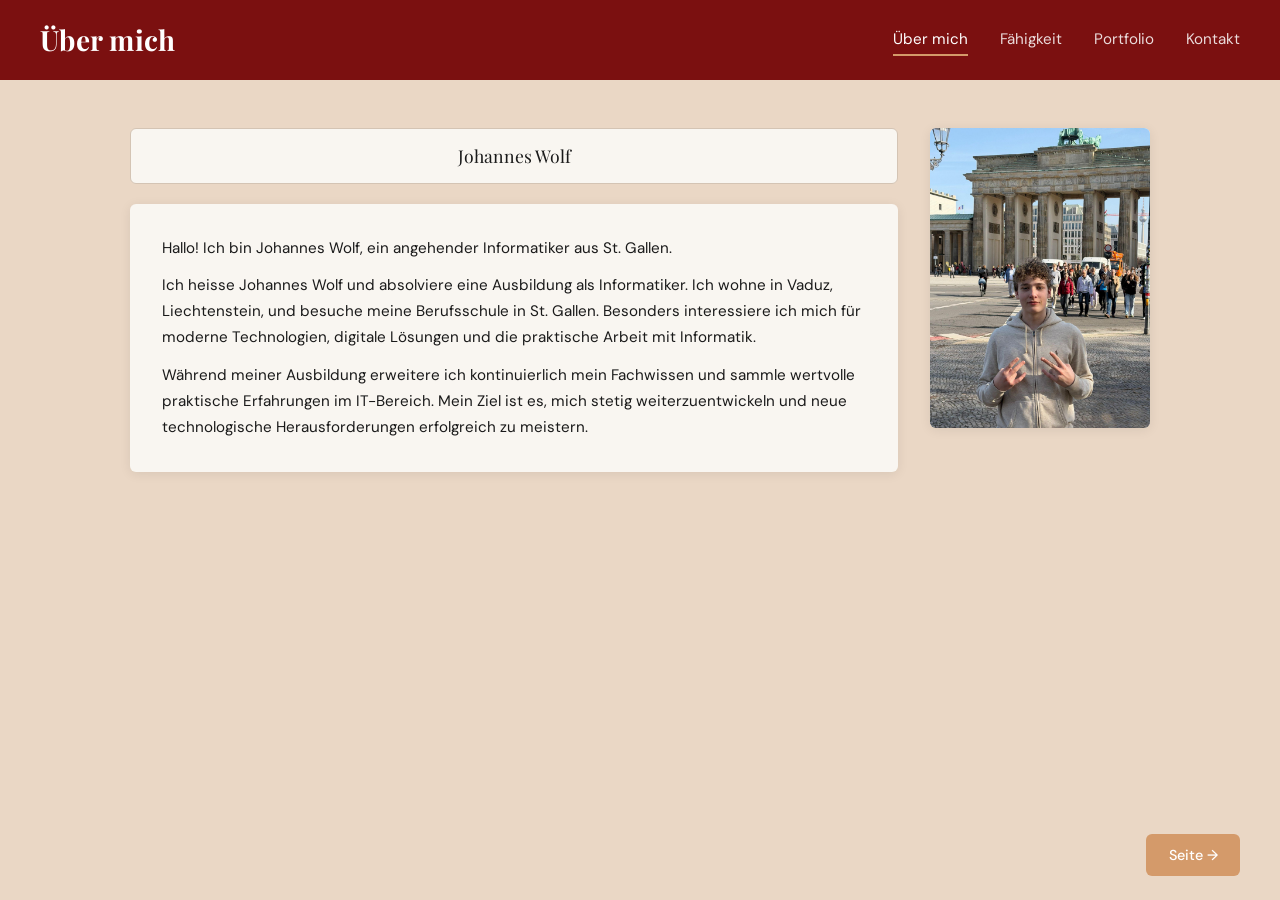
<file: Übungen/Projekt_Webseite/index.html>
<!DOCTYPE html>
<html lang="de">
<head>
  <meta charset="UTF-8" />
  <meta name="viewport" content="width=device-width, initial-scale=1.0" />
  <title>Über mich – Johannes Wolf</title>

  <link rel="preconnect" href="https://fonts.googleapis.com">
  <link rel="preconnect" href="https://fonts.gstatic.com" crossorigin>
  <link href="https://fonts.googleapis.com/css2?family=DM+Sans:wght@400;500;700&family=Playfair+Display:wght@700&display=swap" rel="stylesheet">

  <link rel="stylesheet" href="style.css">

  <style>
    .about-grid {
      display: grid;
      grid-template-columns: 1fr auto;
      gap: 2rem;
      align-items: start;
    }

    .about-left {
      display: flex;
      flex-direction: column;
      gap: 1.25rem;
    }

    .name-field {
      background: var(--surface);
      border: 1px solid var(--border);
      border-radius: var(--radius);
      padding: 0.75rem 1.5rem;
      font-family: var(--font-heading);
      font-size: 1.1rem;
      color: var(--text-dark);
      text-align: center;
    }

    .bio-card {
      background: var(--surface);
      border-radius: var(--radius);
      box-shadow: var(--shadow);
      padding: 2rem;
      min-height: 240px;
      font-size: 0.95rem;
      color: var(--text-dark);
    }

    .bio-card p {
      margin-bottom: 0.75rem;
    }

    .bio-card p:last-child {
      margin-bottom: 0;
    }

    .profile-img-box {
      background: var(--surface);
      border-radius: var(--radius);
      box-shadow: var(--shadow);
      width: 220px;
      height: 300px;
      display: flex;
      align-items: center;
      justify-content: center;
      overflow: hidden;
      flex-shrink: 0;
    }

    .profile-img-box img {
      width: 100%;
      height: 100%;
      object-fit: cover;
      display: block;
    }

    @media (max-width: 768px) {
      .about-grid {
        grid-template-columns: 1fr;
      }

      .profile-img-box {
        width: 100%;
        height: 300px;
        order: -1;
      }
    }
  </style>
</head>

<body>

  <header>
    <h1>Über mich</h1>

    <button class="hamburger" id="menuBtn" aria-label="Menü öffnen">
      <span></span>
      <span></span>
      <span></span>
    </button>

    <nav id="mainNav">
      <a href="index.html" class="active">Über mich</a>
      <a href="faehigkeiten.html">Fähigkeit</a>
      <a href="portfolio.html">Portfolio</a>
      <a href="kontakt.html">Kontakt</a>
    </nav>
  </header>

  <main>
    <div class="about-grid">

      <div class="about-left">
        <div class="name-field">Johannes Wolf</div>

        <div class="bio-card">
          <p>Hallo! Ich bin Johannes Wolf, ein angehender Informatiker aus St. Gallen.</p>

          <p>
            Ich heisse Johannes Wolf und absolviere eine Ausbildung als Informatiker.
            Ich wohne in Vaduz, Liechtenstein, und besuche meine Berufsschule in St. Gallen.
            Besonders interessiere ich mich für moderne Technologien, digitale Lösungen und
            die praktische Arbeit mit Informatik.
          </p>

          <p>
            Während meiner Ausbildung erweitere ich kontinuierlich mein Fachwissen und sammle
            wertvolle praktische Erfahrungen im IT-Bereich. Mein Ziel ist es, mich stetig
            weiterzuentwickeln und neue technologische Herausforderungen erfolgreich zu meistern.
          </p>
        </div>
      </div>

      <div class="profile-img-box">
        <img src="shared image (8).jpg" alt="Foto von Johannes Wolf">
      </div>

    </div>
  </main>

  <div class="page-nav">
    <a href="faehigkeiten.html" class="btn btn-secondary">Seite &rarr;</a>
  </div>

  <script>
    const btn = document.getElementById('menuBtn');
    const nav = document.getElementById('mainNav');

    btn.addEventListener('click', () => {
      nav.classList.toggle('open');
    });
  </script>

</body>
</html>
</file>
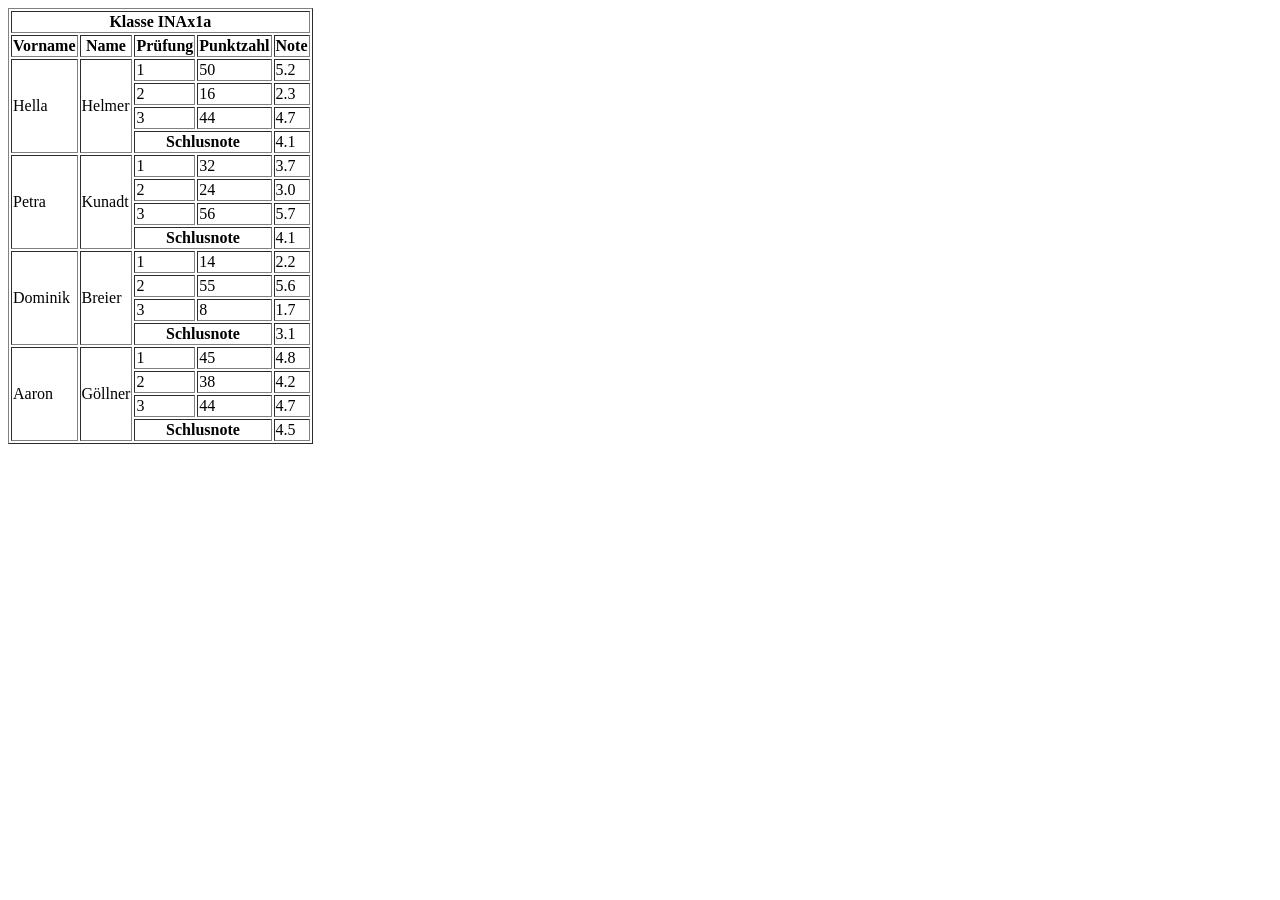
<file: Übungen/03_Tabellen/Tabellenaufgabe.html>
<!DOCTYPE html>
<html lang="de">
<head>
    <meta charset="UTF-8">
    <meta name="viewport" content="width=device-width, initial-scale=1.0">
    <title>Tabelle</title>
</head>
<body>
    <table border="1">
    <tr>
        <th colspan="5">Klasse INAx1a</th>
    </tr>
    <tr>
        <th>Vorname</th>
        <th>Name</th>
        <th>Prüfung</th>
        <th>Punktzahl</th>
        <th>Note</th>
    </tr>
    <tr>
        <td rowspan="4">Hella</td>
        <td rowspan="4">Helmer</td>
        <td>1</td>
        <td>50</td>
        <td>5.2</td>
    </tr>
    <tr>
        <td>2</td>
        <td>16</td>
        <td>2.3</td>
    </tr>
    <tr>
        <td>3</td>
        <td>44</td>
        <td>4.7</td>
    </tr>
    <tr>
        <th colspan="2">Schlusnote</th>
        <td>4.1</td>
    </tr> 

    <tr>
        <td rowspan="4">Petra</td>
        <td rowspan="4">Kunadt</td>
        <td>1</td>
        <td>32</td>
        <td>3.7</td>
        
    </tr>
    <tr>
        <td>2</td>
        <td>24</td>
        <td>3.0</td>
    </tr>
    <tr>
        <td>3</td>
        <td>56</td>
        <td>5.7</td>
    </tr>
    <tr>
        <th colspan="2">Schlusnote</th>
        <td>4.1</td>
    </tr> 
        

    <tr>
        <td rowspan="4">Dominik</td>
        <td rowspan="4">Breier</td>
        <td>1</td>
        <td>14</td>
        <td>2.2</td>
    </tr>
    <tr>
        <td>2</td>
        <td>55</td>
        <td>5.6</td>
    </tr>
    <tr>
        <td>3</td>
        <td>8</td>
        <td>1.7</td>
    </tr>
    <tr>
        <th colspan="2">Schlusnote</th>
        <td>3.1</td>
    </tr> 


    <tr>
        <td rowspan="4">Aaron</td>
        <td rowspan="4">Göllner</td>
        <td>1</td>
        <td>45</td>
        <td>4.8</td>
    </tr>
    <tr>
        <td>2</td>
        <td>38</td>
        <td>4.2</td>
    </tr>
    <tr>
        <td>3</td>
        <td>44</td>
        <td>4.7</td>
    </tr>
    <tr>
        <th colspan="2">Schlusnote</th>
        <td>4.5</td>
    </tr> 
    </table>
    
</body>
</html>
</file>
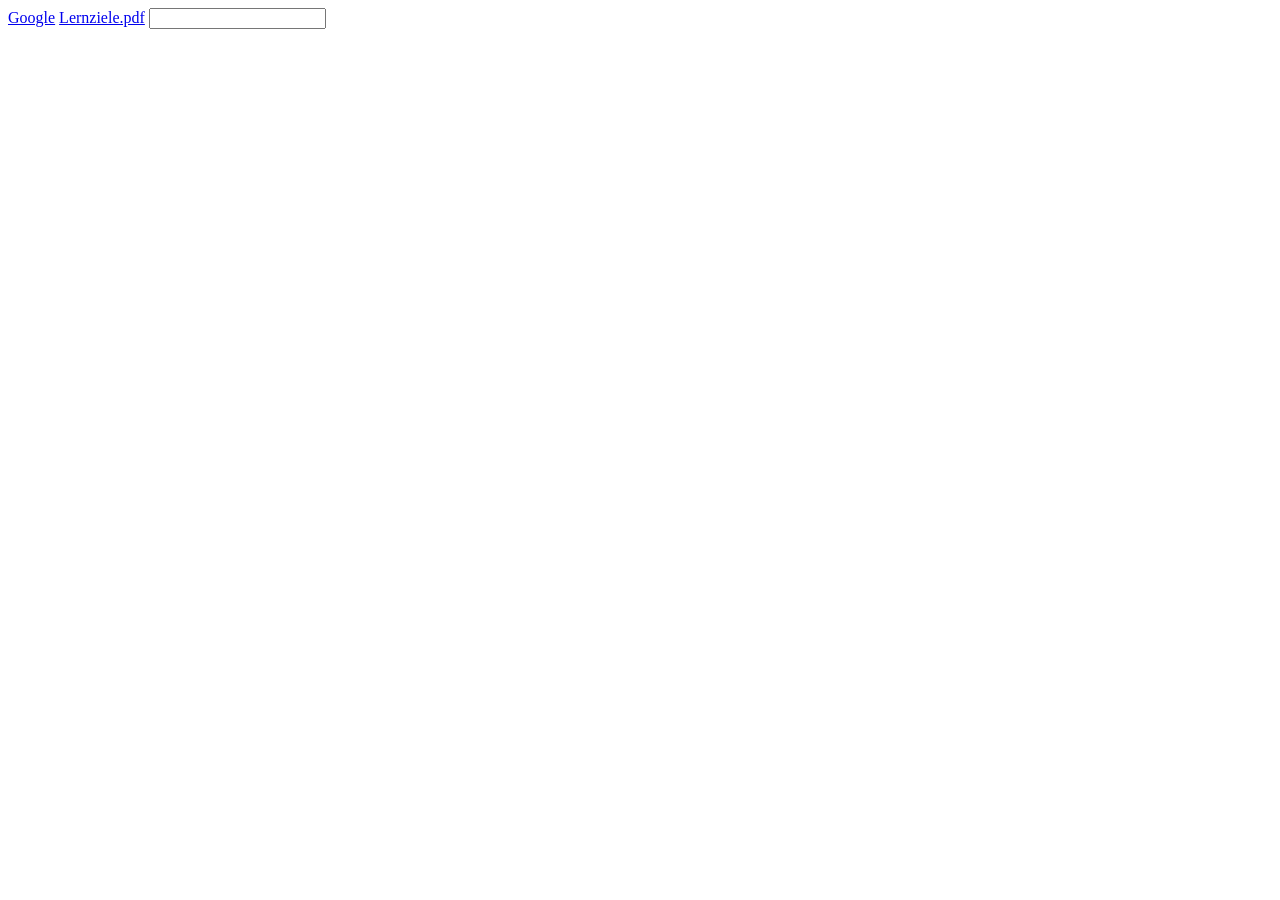
<file: Übungen/04_Links/oeffentlicheWebseite.html>
<!DOCTYPE html>
<html lang="en">
<head>
    <meta charset="UTF-8">
    <meta name="viewport" content="width=device-width, initial-scale=1.0">
    <title>Document</title>
</head>
<body>
    <a href="https://google.com">Google</a>
    <a href="Lernziele Prüfung Schweizer Geschichte.pdf" download>Lernziele.pdf</a>
    <input type="text" name="username">
</body>
</html>
</file>
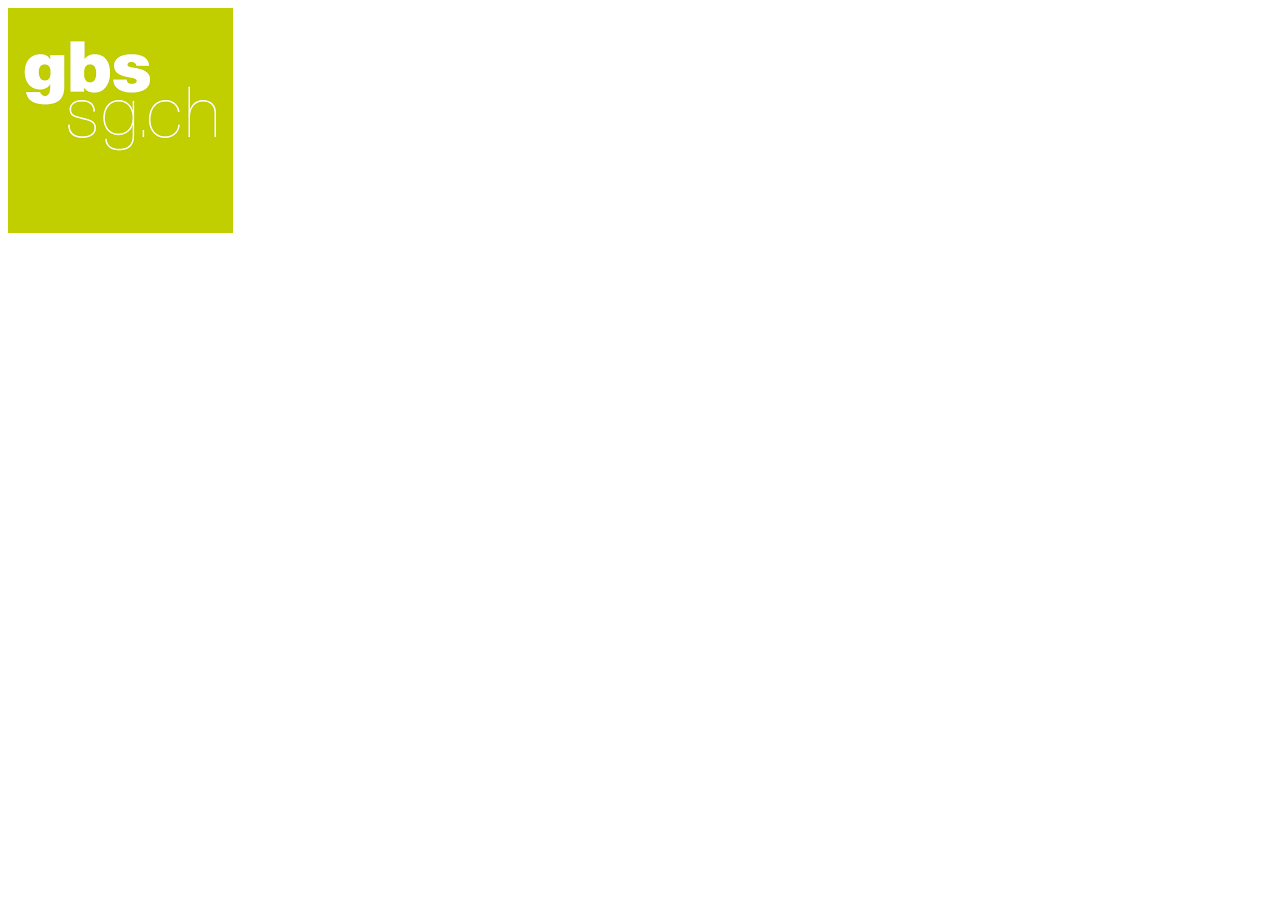
<file: Übungen/05_Bilder/einfuegen.html>
<!DOCTYPE html>
<html lang="en">
<head>
    <meta charset="UTF-8">
    <meta name="viewport" content="width=device-width, initial-scale=1.0">
    <title>Document</title>
</head>
<body>
    
    <img src="Download.png" alt="GBS">
</body>
</html>
</file>
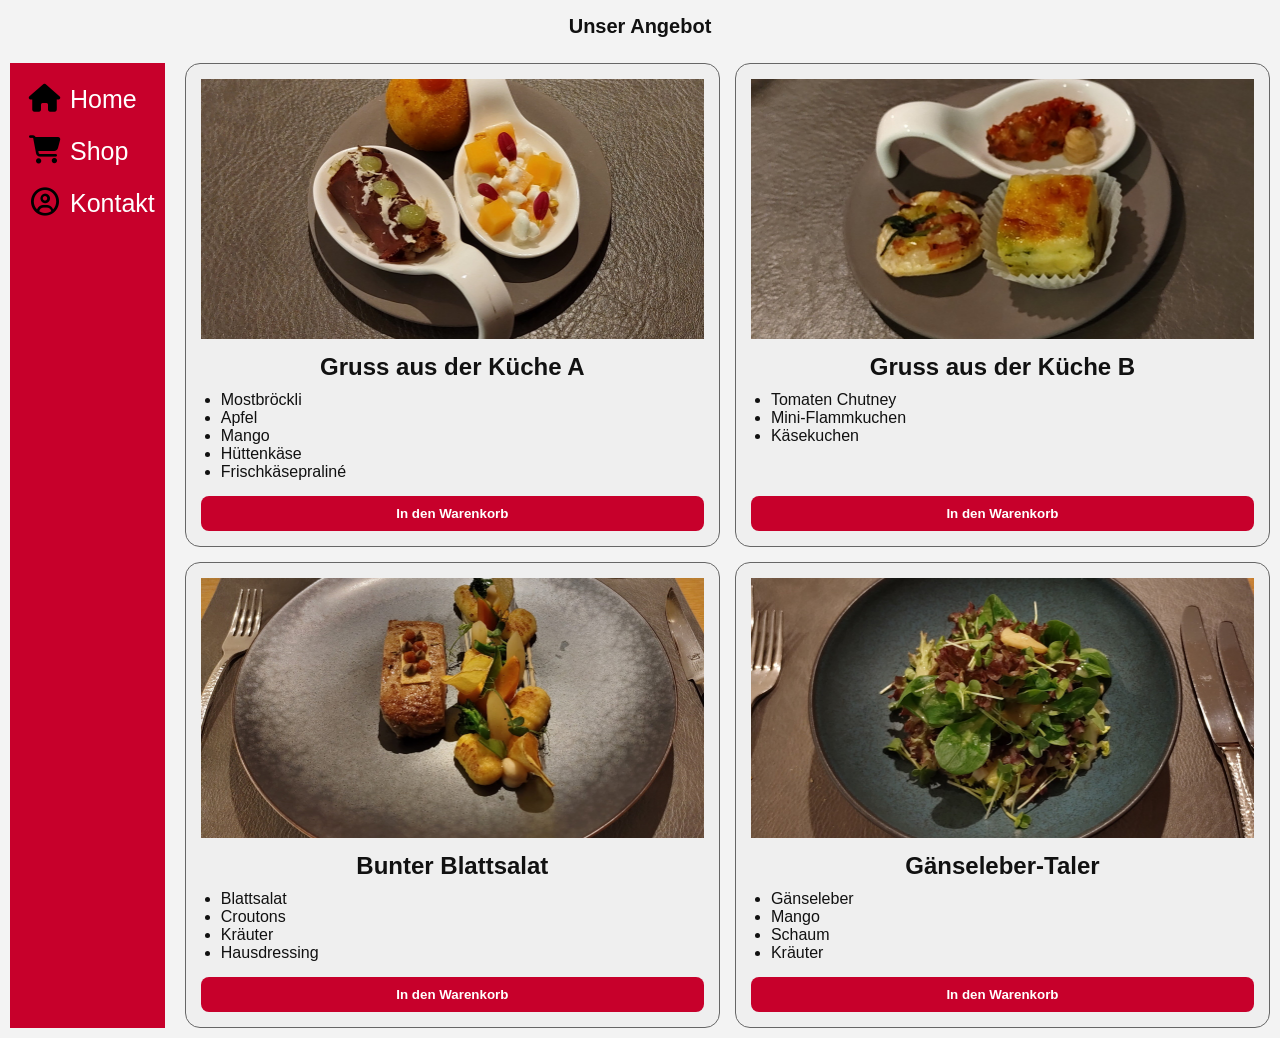
<file: Übungen/09_Responsive/1.2.2.html>
<!DOCTYPE html>
<html lang="de">
<head>
  <meta charset="UTF-8" />
  <meta name="viewport" content="width=device-width, initial-scale=1.0" />
  <title>Unser Angebot</title>

  <!-- Font Awesome Icons -->
  <link
    rel="stylesheet"
    href="https://cdnjs.cloudflare.com/ajax/libs/font-awesome/6.5.0/css/all.min.css"
  />

  <link rel="stylesheet" href="style.css" />
</head>
<body>
  <div class="page">

    <!-- Titelzeile -->
    <header class="page-header">
      <h1>Unser Angebot</h1>
    </header>

    <!-- Layout mit Navigation + Artikeln -->
    <div class="layout">

      <!-- Navigation -->
      <nav class="sidebar" aria-label="Hauptnavigation">
        <ul class="nav-list">
          <li>
            <a href="#">
              <span class="nav-icon"><i class="fa-solid fa-house"></i></span>
              <span class="nav-text">Home</span>
            </a>
          </li>
          <li>
            <a href="#">
              <span class="nav-icon"><i class="fa-solid fa-cart-shopping"></i></span>
              <span class="nav-text">Shop</span>
            </a>
          </li>
          <li>
            <a href="#">
              <span class="nav-icon"><i class="fa-regular fa-circle-user"></i></span>
              <span class="nav-text">Kontakt</span>
            </a>
          </li>
        </ul>
      </nav>

      <!-- Artikelliste -->
      <main class="content">
        <section class="articles">

          <article class="card">
            <img src="gruss1.jpg" alt="Gruss aus der Küche A" />
            <h2>Gruss aus der Küche A</h2>
            <ul>
              <li>Mostbröckli</li>
              <li>Apfel</li>
              <li>Mango</li>
              <li>Hüttenkäse</li>
              <li>Frischkäsepraliné</li>
            </ul>
            <button type="button">In den Warenkorb</button>
          </article>

          <article class="card">
            <img src="gruss2.jpg" alt="Gruss aus der Küche B" />
            <h2>Gruss aus der Küche B</h2>
            <ul>
              <li>Tomaten Chutney</li>
              <li>Mini-Flammkuchen</li>
              <li>Käsekuchen</li>
              <br>
              <br>
            </ul>
            <button type="button">In den Warenkorb</button>
          </article>

          <article class="card">
            <img src="kalb.jpg" alt="Bunter Blattsalat" />
            <h2>Bunter Blattsalat</h2>
            <ul>
              <li>Blattsalat</li>
              <li>Croutons</li>
              <li>Kräuter</li>
              <li>Hausdressing</li>
            </ul>
            <button type="button">In den Warenkorb</button>
          </article>

          <article class="card">
            <img src="salat.jpg" alt="Gänseleber-Taler" />
            <h2>Gänseleber-Taler</h2>
            <ul>
              <li>Gänseleber</li>
              <li>Mango</li>
              <li>Schaum</li>
              <li>Kräuter</li>
            </ul>
            <button type="button">In den Warenkorb</button>
          </article>

        </section>
      </main>
    </div>
  </div>
</body>
</html>
</file>
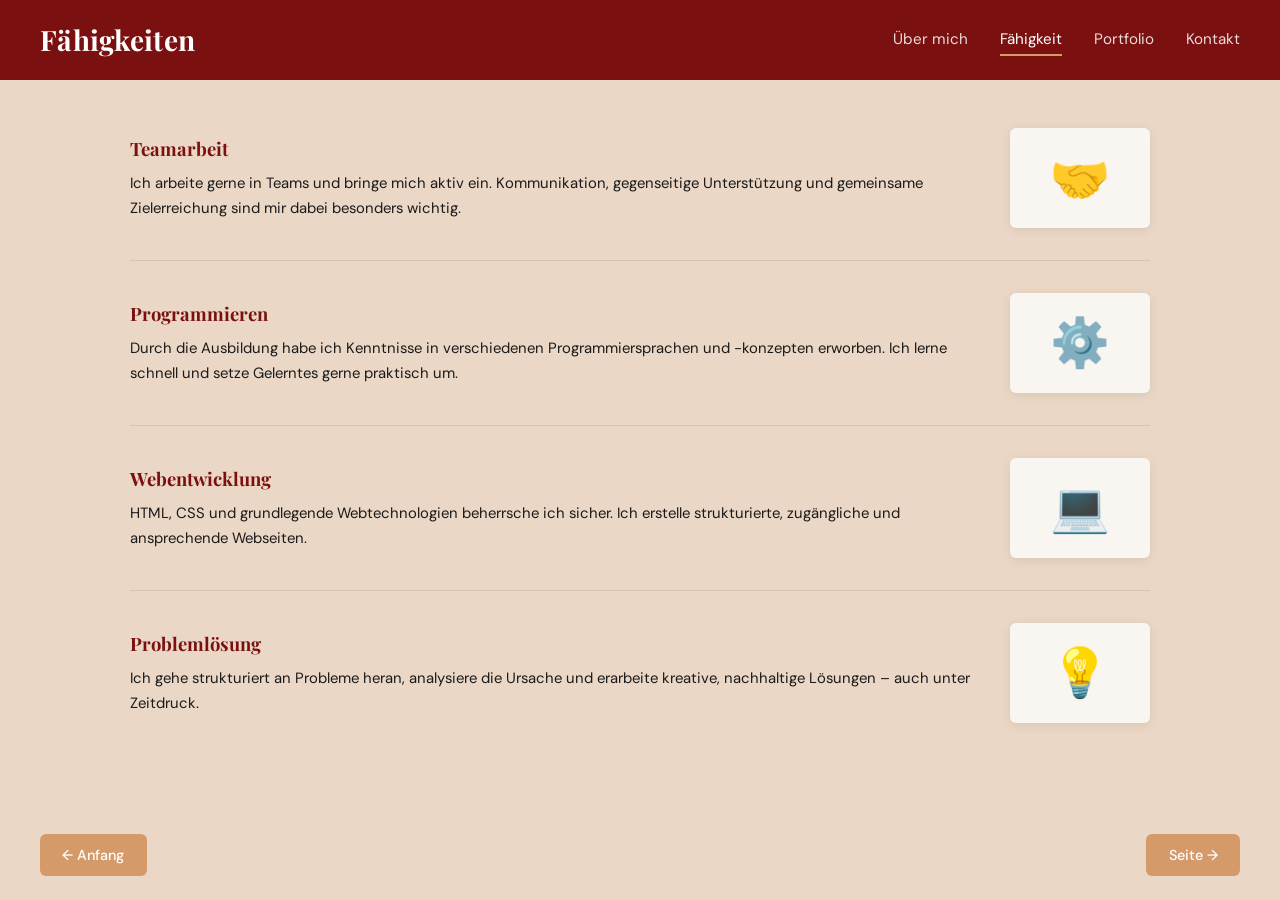
<file: Übungen/Projekt_Webseite/faehigkeiten.html>
<!DOCTYPE html>
<html lang="de">
<head>
  <meta charset="UTF-8" />
  <meta name="viewport" content="width=device-width, initial-scale=1.0" />
  <title>Fähigkeiten – Johannes Wolf</title>
  <link rel="preconnect" href="https://fonts.googleapis.com">
  <link rel="preconnect" href="https://fonts.gstatic.com" crossorigin>
  <link href="https://fonts.googleapis.com/css2?family=DM+Sans:wght@400;500;700&family=Playfair+Display:wght@700&display=swap" rel="stylesheet">
  <link rel="stylesheet" href="style.css">
  <style>
    /* ── Fähigkeiten-spezifisch ── */
    .skills-list {
      display: flex;
      flex-direction: column;
      gap: 2rem;
    }

    .skill-item {
      display: grid;
      grid-template-columns: 1fr 140px;
      gap: 1.5rem;
      align-items: center;
      padding-bottom: 2rem;
      border-bottom: 1px solid var(--border);
    }

    .skill-item:last-child {
      border-bottom: none;
      padding-bottom: 0;
    }

    .skill-text h2 {
      font-family: var(--font-heading);
      font-size: 1.15rem;
      color: var(--accent);
      margin-bottom: 0.4rem;
    }

    .skill-text p {
      font-size: 0.93rem;
      color: var(--text-dark);
    }

    .skill-icon {
      background: var(--surface);
      border-radius: var(--radius);
      box-shadow: var(--shadow);
      width: 140px;
      height: 100px;
      display: flex;
      align-items: center;
      justify-content: center;
      font-size: 3rem;
      flex-shrink: 0;
      overflow: hidden;
    }

    .skill-icon img {
      width: 80%;
      height: 80%;
      object-fit: contain;
    }

    @media (max-width: 600px) {
      .skill-item {
        grid-template-columns: 1fr;
      }

      .skill-icon {
        width: 100%;
        height: 80px;
      }
    }
  </style>
</head>
<body>

  <header>
    <h1>Fähigkeiten</h1>
    <button class="hamburger" id="menuBtn" aria-label="Menü öffnen">
      <span></span><span></span><span></span>
    </button>
    <nav id="mainNav">
      <a href="index.html">Über mich</a>
      <a href="faehigkeiten.html" class="active">Fähigkeit</a>
      <a href="portfolio.html">Portfolio</a>
      <a href="kontakt.html">Kontakt</a>
    </nav>
  </header>

  <main>
    <div class="skills-list">

      <!-- Fähigkeit 1 -->
      <div class="skill-item">
        <div class="skill-text">
          <h2>Teamarbeit</h2>
          <p>
            Ich arbeite gerne in Teams und bringe mich aktiv ein. 
            Kommunikation, gegenseitige Unterstützung und gemeinsame Zielerreichung 
            sind mir dabei besonders wichtig.
          </p>
        </div>
        <div class="skill-icon">
          <!--
            Ersetze mit deinem eigenen Bild:
            <img src="img/teamwork.png" alt="Teamwork Icon">
          -->
          🤝
        </div>
      </div>

      <!-- Fähigkeit 2 -->
      <div class="skill-item">
        <div class="skill-text">
          <h2>Programmieren</h2>
          <p>
            Durch die Ausbildung habe ich Kenntnisse in verschiedenen 
            Programmiersprachen und -konzepten erworben. 
            Ich lerne schnell und setze Gelerntes gerne praktisch um.
          </p>
        </div>
        <div class="skill-icon">
          ⚙️
        </div>
      </div>

      <!-- Fähigkeit 3 -->
      <div class="skill-item">
        <div class="skill-text">
          <h2>Webentwicklung</h2>
          <p>
            HTML, CSS und grundlegende Webtechnologien beherrsche ich sicher. 
            Ich erstelle strukturierte, zugängliche und ansprechende Webseiten.
          </p>
        </div>
        <div class="skill-icon">
          💻
        </div>
      </div>

      <!-- Fähigkeit 4 -->
      <div class="skill-item">
        <div class="skill-text">
          <h2>Problemlösung</h2>
          <p>
            Ich gehe strukturiert an Probleme heran, analysiere die Ursache 
            und erarbeite kreative, nachhaltige Lösungen – auch unter Zeitdruck.
          </p>
        </div>
        <div class="skill-icon">
          💡
        </div>
      </div>

    </div>
  </main>

  <div class="page-nav both">
    <a href="index.html" class="btn btn-secondary">&larr; Anfang</a>
    <a href="portfolio.html" class="btn btn-secondary">Seite &rarr;</a>
  </div>

  <script>
    const btn = document.getElementById('menuBtn');
    const nav = document.getElementById('mainNav');
    btn.addEventListener('click', () => nav.classList.toggle('open'));
  </script>
</body>
</html>
</file>
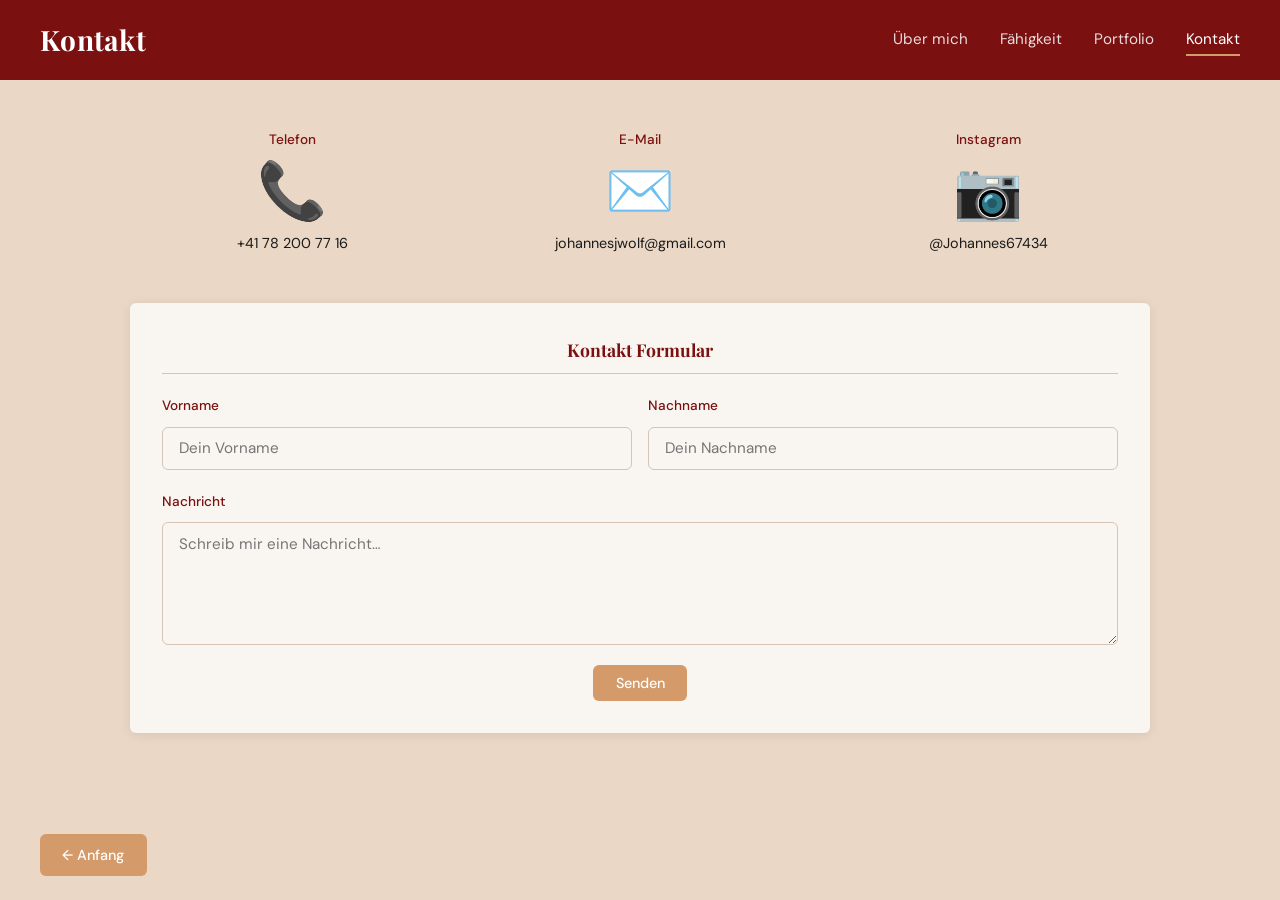
<file: Übungen/Projekt_Webseite/kontakt.html>
<!DOCTYPE html>
<html lang="de">
<head>
  <meta charset="UTF-8" />
  <meta name="viewport" content="width=device-width, initial-scale=1.0" />
  <title>Kontakt – Johannes Wolf</title>
  <link rel="preconnect" href="https://fonts.googleapis.com">
  <link rel="preconnect" href="https://fonts.gstatic.com" crossorigin>
  <link href="https://fonts.googleapis.com/css2?family=DM+Sans:wght@400;500;700&family=Playfair+Display:wght@700&display=swap" rel="stylesheet">
  <link rel="stylesheet" href="style.css">
  <style>
    /* ── Kontakt-spezifisch ── */

    /* Kontakt-Icons-Reihe */
    .contact-icons {
      display: grid;
      grid-template-columns: repeat(3, 1fr);
      gap: 1.5rem;
      margin-bottom: 3rem;
      text-align: center;
    }

    .contact-channel {
      display: flex;
      flex-direction: column;
      align-items: center;
      gap: 0.75rem;
    }

    .contact-channel p {
      font-size: 0.85rem;
      color: var(--accent);
      font-weight: 500;
    }

    .contact-icon {
      font-size: 3.5rem;
      line-height: 1;
    }

    .contact-channel a {
      font-size: 0.9rem;
      color: var(--text-dark);
      word-break: break-all;
    }

    .contact-channel a:hover {
      text-decoration: underline;
    }

    /* Formular */
    .contact-form {
      background: var(--surface);
      border-radius: var(--radius);
      box-shadow: var(--shadow);
      padding: 2rem;
      display: flex;
      flex-direction: column;
      gap: 1.25rem;
    }

    .contact-form h2 {
      font-family: var(--font-heading);
      font-size: 1.1rem;
      color: var(--accent);
      text-align: center;
      padding-bottom: 0.5rem;
      border-bottom: 1px solid var(--border);
    }

    .form-row {
      display: grid;
      grid-template-columns: 1fr 1fr;
      gap: 1rem;
    }

    .form-group {
      display: flex;
      flex-direction: column;
      gap: 0.3rem;
    }

    .form-submit {
      text-align: center;
    }

    @media (max-width: 600px) {
      .contact-icons {
        grid-template-columns: 1fr;
      }

      .form-row {
        grid-template-columns: 1fr;
      }
    }
  </style>
</head>
<body>

  <header>
    <h1>Kontakt</h1>
    <button class="hamburger" id="menuBtn" aria-label="Menü öffnen">
      <span></span><span></span><span></span>
    </button>
    <nav id="mainNav">
      <a href="index.html">Über mich</a>
      <a href="faehigkeiten.html">Fähigkeit</a>
      <a href="portfolio.html">Portfolio</a>
      <a href="kontakt.html" class="active">Kontakt</a>
    </nav>
  </header>

  <main>

    <!-- Kontaktkanäle -->
    <div class="contact-icons">

      <div class="contact-channel">
        <p>Telefon</p>
        <div class="contact-icon">📞</div>

        <a href="#">+41 78 200 77 16</a>
      </div>

      <div class="contact-channel">
        <p>E-Mail</p>
        <div class="contact-icon">✉️</div>
        
        <a href="#">johannesjwolf@gmail.com</a>
      </div>

      <div class="contact-channel">
        <p>Instagram</p>
        <div class="contact-icon">📷</div>
        <!--
          <a href="https://instagram.com/deinhandle" target="_blank">@deinhandle</a>
        -->
        <a href="#">@Johannes67434</a>
      </div>

    </div>

    <!-- Kontaktformular -->
    <div class="contact-form">
      <h2>Kontakt Formular</h2>

      <div class="form-row">
        <div class="form-group">
          <label for="vorname">Vorname</label>
          <input type="text" id="vorname" name="vorname" placeholder="Dein Vorname">
        </div>
        <div class="form-group">
          <label for="nachname">Nachname</label>
          <input type="text" id="nachname" name="nachname" placeholder="Dein Nachname">
        </div>
      </div>

      <div class="form-group">
        <label for="nachricht">Nachricht</label>
        <textarea id="nachricht" name="nachricht" rows="5" placeholder="Schreib mir eine Nachricht…"></textarea>
      </div>

      <div class="form-submit">
        <button type="button" class="btn btn-secondary" onclick="handleSubmit()">Senden</button>
      </div>
    </div>

  </main>

  <div class="page-nav both">
    <a href="index.html" class="btn btn-secondary">&larr; Anfang</a>
  </div>

  <script>
    // Hamburger
    const btn = document.getElementById('menuBtn');
    const nav = document.getElementById('mainNav');
    btn.addEventListener('click', () => nav.classList.toggle('open'));

    // Formular-Submit (Platzhalter – ersetze mit eigenem Backend/Formspree)
    function handleSubmit() {
      const vorname = document.getElementById('vorname').value.trim();
      const nachname = document.getElementById('nachname').value.trim();
      const nachricht = document.getElementById('nachricht').value.trim();

      if (!vorname || !nachname || !nachricht) {
        alert('Bitte fülle alle Felder aus.');
        return;
      }

      alert(`Danke, ${vorname}! Deine Nachricht wurde gesendet.`);
      document.getElementById('vorname').value = '';
      document.getElementById('nachname').value = '';
      document.getElementById('nachricht').value = '';
    }
  </script>
</body>
</html>
</file>
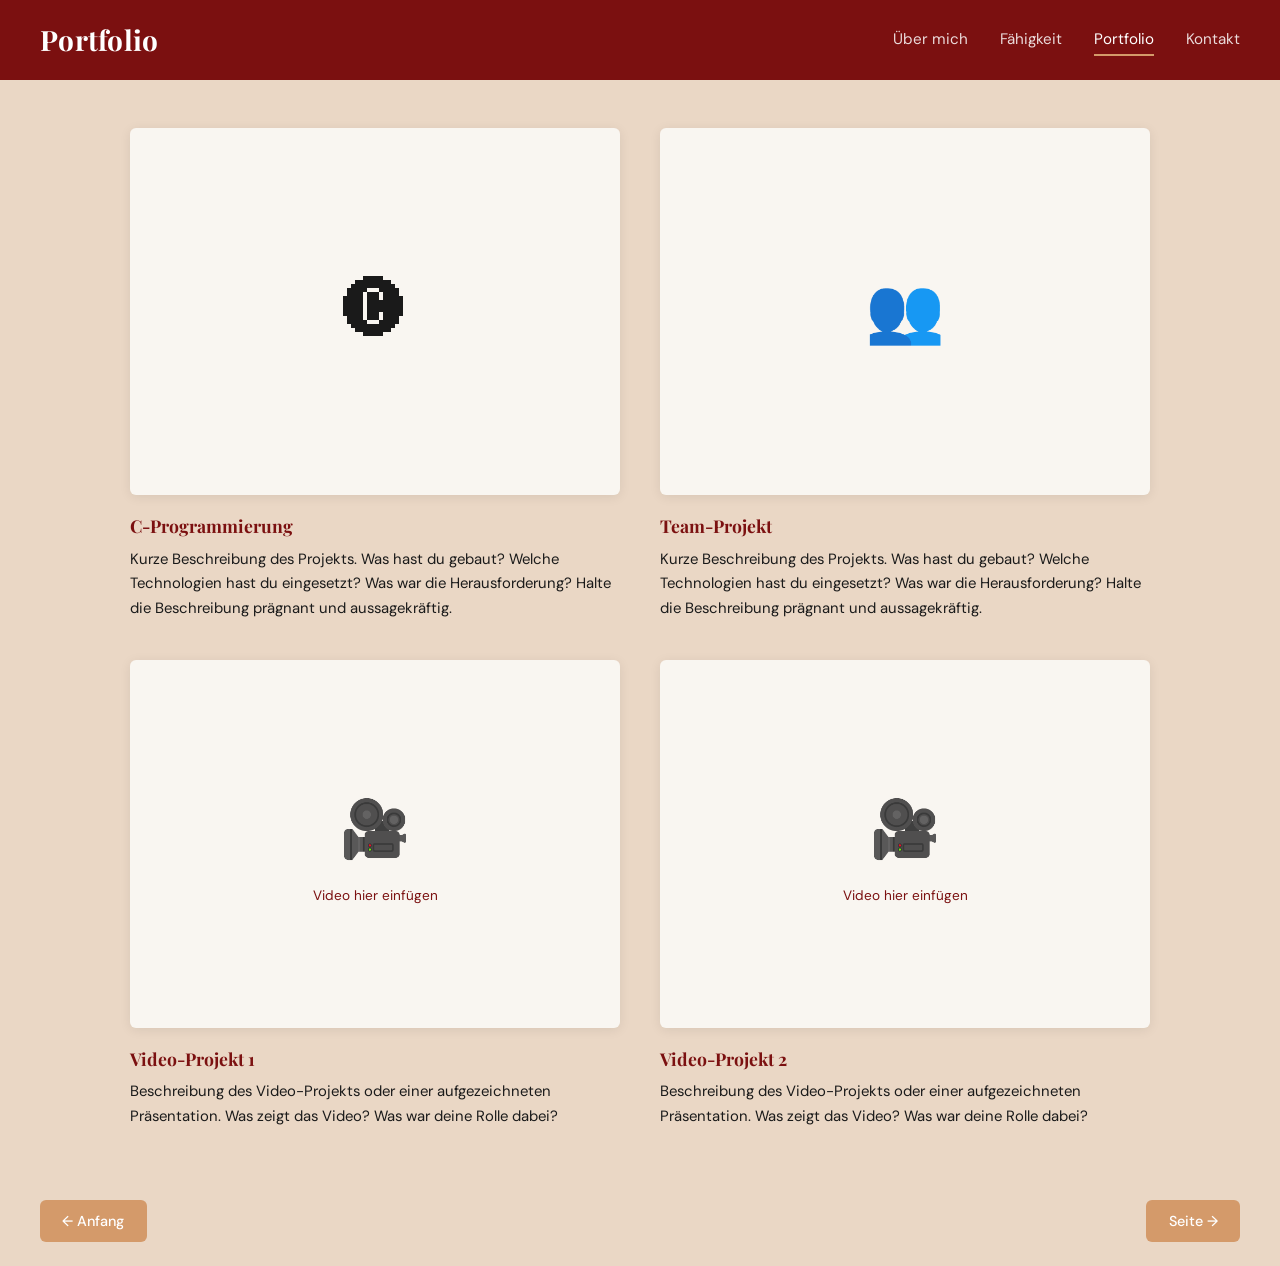
<file: Übungen/Projekt_Webseite/portfolio.html>
<!DOCTYPE html>
<html lang="de">
<head>
  <meta charset="UTF-8" />
  <meta name="viewport" content="width=device-width, initial-scale=1.0" />
  <title>Portfolio – Johannes Wolf</title>
  <link rel="preconnect" href="https://fonts.googleapis.com">
  <link rel="preconnect" href="https://fonts.gstatic.com" crossorigin>
  <link href="https://fonts.googleapis.com/css2?family=DM+Sans:wght@400;500;700&family=Playfair+Display:wght@700&display=swap" rel="stylesheet">
  <link rel="stylesheet" href="style.css">
  <style>
    /* ── Portfolio-spezifisch ── */
    .portfolio-grid {
      display: grid;
      grid-template-columns: 1fr 1fr;
      gap: 2.5rem;
    }

    .portfolio-item {
      display: flex;
      flex-direction: column;
      gap: 1rem;
    }

    .portfolio-img {
      background: var(--surface);
      border-radius: var(--radius);
      box-shadow: var(--shadow);
      width: 100%;
      aspect-ratio: 4 / 3;
      overflow: hidden;
      display: flex;
      align-items: center;
      justify-content: center;
      font-size: 4rem;
    }

    .portfolio-img img {
      width: 100%;
      height: 100%;
      object-fit: cover;
    }

    /* Video-Container */
    .portfolio-video {
      background: #000;
      border-radius: var(--radius);
      box-shadow: var(--shadow);
      width: 100%;
      aspect-ratio: 4 / 3;
      overflow: hidden;
      display: flex;
      align-items: center;
      justify-content: center;
    }

    .portfolio-video video,
    .portfolio-video iframe {
      width: 100%;
      height: 100%;
      object-fit: cover;
      border: none;
    }

    /* Kamera-Placeholder */
    .placeholder-video {
      background: var(--surface);
      border-radius: var(--radius);
      box-shadow: var(--shadow);
      width: 100%;
      aspect-ratio: 4 / 3;
      display: flex;
      flex-direction: column;
      align-items: center;
      justify-content: center;
      gap: 0.5rem;
      color: var(--accent);
      font-size: 0.85rem;
    }

    .placeholder-video span {
      font-size: 3.5rem;
    }

    .portfolio-desc {
      font-size: 0.93rem;
      color: var(--text-dark);
      line-height: 1.65;
    }

    .portfolio-desc h2 {
      font-family: var(--font-heading);
      font-size: 1.1rem;
      color: var(--accent);
      margin-bottom: 0.4rem;
    }

    @media (max-width: 700px) {
      .portfolio-grid {
        grid-template-columns: 1fr;
      }
    }
  </style>
</head>
<body>

  <header>
    <h1>Portfolio</h1>
    <button class="hamburger" id="menuBtn" aria-label="Menü öffnen">
      <span></span><span></span><span></span>
    </button>
    <nav id="mainNav">
      <a href="index.html">Über mich</a>
      <a href="faehigkeiten.html">Fähigkeit</a>
      <a href="portfolio.html" class="active">Portfolio</a>
      <a href="kontakt.html">Kontakt</a>
    </nav>
  </header>

  <main>
    <div class="portfolio-grid">

      <!-- Projekt 1 – Bild oben -->
      <div class="portfolio-item">
        <div class="portfolio-img">
          <!--
            Ersetze mit eigenem Bild:
            <img src="img/projekt1.png" alt="C-Projekt Screenshot">
          -->
          🅒
        </div>
        <div class="portfolio-desc">
          <h2>C-Programmierung</h2>
          <p>
            Kurze Beschreibung des Projekts. Was hast du gebaut? 
            Welche Technologien hast du eingesetzt? Was war die Herausforderung? 
            Halte die Beschreibung prägnant und aussagekräftig.
          </p>
        </div>
      </div>

      <!-- Projekt 2 – Bild oben -->
      <div class="portfolio-item">
        <div class="portfolio-img">
          <!--
            Ersetze mit eigenem Bild:
            <img src="img/projekt2.png" alt="Team-Projekt Screenshot">
          -->
          👥
        </div>
        <div class="portfolio-desc">
          <h2>Team-Projekt</h2>
          <p>
            Kurze Beschreibung des Projekts. Was hast du gebaut? 
            Welche Technologien hast du eingesetzt? Was war die Herausforderung? 
            Halte die Beschreibung prägnant und aussagekräftig.
          </p>
        </div>
      </div>

      <!-- Projekt 3 – Video -->
      <div class="portfolio-item">
        <!--
          Video einbinden – Option 1: eigene Datei
          <div class="portfolio-video">
            <video controls>
              <source src="video/demo1.mp4" type="video/mp4">
            </video>
          </div>

          Option 2: YouTube
          <div class="portfolio-video">
            <iframe src="https://www.youtube.com/embed/DEIN_VIDEO_ID" allowfullscreen></iframe>
          </div>
        -->
        <div class="placeholder-video">
          <span>🎥</span>
          Video hier einfügen
        </div>
        <div class="portfolio-desc">
          <h2>Video-Projekt 1</h2>
          <p>
            Beschreibung des Video-Projekts oder einer aufgezeichneten Präsentation. 
            Was zeigt das Video? Was war deine Rolle dabei?
          </p>
        </div>
      </div>

      <!-- Projekt 4 – Video -->
      <div class="portfolio-item">
        <div class="placeholder-video">
          <span>🎥</span>
          Video hier einfügen
        </div>
        <div class="portfolio-desc">
          <h2>Video-Projekt 2</h2>
          <p>
            Beschreibung des Video-Projekts oder einer aufgezeichneten Präsentation. 
            Was zeigt das Video? Was war deine Rolle dabei?
          </p>
        </div>
      </div>

    </div>
  </main>

  <div class="page-nav both">
    <a href="faehigkeiten.html" class="btn btn-secondary">&larr; Anfang</a>
    <a href="kontakt.html" class="btn btn-secondary">Seite &rarr;</a>
  </div>

  <script>
    const btn = document.getElementById('menuBtn');
    const nav = document.getElementById('mainNav');
    btn.addEventListener('click', () => nav.classList.toggle('open'));
  </script>
</body>
</html>
</file>
<file: Übungen/Projekt_Webseite/style.css>
/* =============================================
   CSS VARIABLES – Farbkonzept
   ============================================= */
:root {
  --bg:           #EAD7C5;
  --surface:      #F9F6F1;
  --accent:       #7B1010;
  --btn-primary:  #FFFFFF;
  --btn-secondary:#D49A6A;
  --text-dark:    #1a1a1a;
  --text-light:   #FFFFFF;
  --border:       #d4c4b4;

  --font-heading: 'Playfair Display', serif;
  --font-body:    'DM Sans', sans-serif;

  --radius:       6px;
  --shadow:       0 2px 12px rgba(0,0,0,0.08);
  --transition:   0.25s ease;
}

/* =============================================
   RESET & BASE
   ============================================= */
*, *::before, *::after {
  box-sizing: border-box;
  margin: 0;
  padding: 0;
}

html {
  scroll-behavior: smooth;
}

body {
  background-color: var(--bg);
  color: var(--text-dark);
  font-family: var(--font-body);
  font-size: 1rem;
  line-height: 1.7;
  min-height: 100vh;
  display: flex;
  flex-direction: column;
}

img {
  max-width: 100%;
  display: block;
}

a {
  color: inherit;
  text-decoration: none;
}

/* =============================================
   NAVIGATION
   ============================================= */
header {
  background-color: var(--accent);
  color: var(--text-light);
  display: flex;
  align-items: center;
  justify-content: space-between;
  padding: 1rem 2.5rem;
  position: sticky;
  top: 0;
  z-index: 100;
}

header h1 {
  font-family: var(--font-heading);
  font-size: 1.75rem;
  font-weight: 700;
  letter-spacing: 0.01em;
}

nav {
  display: flex;
  gap: 2rem;
  align-items: center;
}

nav a {
  font-family: var(--font-body);
  font-size: 0.95rem;
  color: var(--text-light);
  opacity: 0.85;
  transition: opacity var(--transition);
  position: relative;
}

nav a::after {
  content: '';
  position: absolute;
  bottom: -3px;
  left: 0;
  width: 0;
  height: 2px;
  background: var(--btn-secondary);
  transition: width var(--transition);
}

nav a:hover,
nav a.active {
  opacity: 1;
}

nav a:hover::after,
nav a.active::after {
  width: 100%;
}

/* Hamburger (mobile) */
.hamburger {
  display: none;
  flex-direction: column;
  gap: 5px;
  cursor: pointer;
  background: none;
  border: none;
  padding: 4px;
}

.hamburger span {
  display: block;
  width: 24px;
  height: 2px;
  background: var(--text-light);
  border-radius: 2px;
  transition: var(--transition);
}

/* =============================================
   MAIN CONTENT WRAPPER
   ============================================= */
main {
  flex: 1;
  padding: 3rem 2.5rem;
  max-width: 1100px;
  width: 100%;
  margin: 0 auto;
}

/* =============================================
   CARDS / SURFACE
   ============================================= */
.card {
  background: var(--surface);
  border-radius: var(--radius);
  box-shadow: var(--shadow);
  padding: 1.75rem;
}

/* =============================================
   BUTTONS
   ============================================= */
.btn {
  display: inline-block;
  padding: 0.55rem 1.4rem;
  border-radius: var(--radius);
  font-family: var(--font-body);
  font-size: 0.9rem;
  font-weight: 500;
  cursor: pointer;
  border: none;
  transition: opacity var(--transition), transform var(--transition);
}

.btn:hover {
  opacity: 0.88;
  transform: translateY(-1px);
}

.btn-primary {
  background: var(--btn-primary);
  color: var(--text-dark);
  border: 1px solid var(--border);
}

.btn-secondary {
  background: var(--btn-secondary);
  color: var(--text-light);
}

/* =============================================
   PAGE NAVIGATION (Seite → / ← Anfang)
   ============================================= */
.page-nav {
  display: flex;
  justify-content: flex-end;
  gap: 1rem;
  padding: 1.5rem 2.5rem;
}

.page-nav.both {
  justify-content: space-between;
}

/* =============================================
   FORMS
   ============================================= */
input, textarea {
  width: 100%;
  padding: 0.65rem 1rem;
  border: 1px solid var(--border);
  border-radius: var(--radius);
  background: var(--surface);
  font-family: var(--font-body);
  font-size: 0.95rem;
  color: var(--text-dark);
  transition: border-color var(--transition);
  resize: vertical;
}

input:focus, textarea:focus {
  outline: none;
  border-color: var(--accent);
}

label {
  font-size: 0.85rem;
  font-weight: 500;
  margin-bottom: 0.3rem;
  display: block;
  color: var(--accent);
}

/* =============================================
   RESPONSIVE – Tablet
   ============================================= */
@media (max-width: 768px) {
  header {
    padding: 1rem 1.25rem;
  }

  nav {
    display: none;
    flex-direction: column;
    gap: 1rem;
    position: absolute;
    top: 100%;
    left: 0;
    width: 100%;
    background: var(--accent);
    padding: 1.5rem 1.25rem;
  }

  nav.open {
    display: flex;
  }

  .hamburger {
    display: flex;
  }

  main {
    padding: 2rem 1.25rem;
  }

  .page-nav {
    padding: 1rem 1.25rem;
  }
}

/* =============================================
   RESPONSIVE – Mobile
   ============================================= */
@media (max-width: 480px) {
  header h1 {
    font-size: 1.35rem;
  }

  main {
    padding: 1.5rem 1rem;
  }
}
</file>
<file: Übungen/09_Responsive/style.css>
/* =========================
   Grundlayout
========================= */
* {
  box-sizing: border-box;
  margin: 0;
  padding: 0;
}

body {
  background: #f3f3f3;
  font-family: Arial, Helvetica, sans-serif;
  color: #111;
}

.page {
  max-width: 1400px;
  margin: 0 auto;
}

/* =========================
   Titel
========================= */
.page-header {
  text-align: center;
  padding: 15px;
}

.page-header h1 {
  font-size: 20px;
}

/* =========================
   Layout
========================= */
.layout {
  display: flex;
  align-items: stretch; /* wichtig für volle Höhe */
  gap: 20px;
  padding: 10px;
}

/* =========================
   Sidebar (Navigation)
========================= */
.sidebar {
  background: #c7002b;
  padding: 20px 10px;
  min-width: 150px;
  flex-shrink: 0;

  /* GANZE HÖHE */
  min-height: 100vh;
}

.nav-list {
  list-style: none;
}

.nav-list li {
  margin-bottom: 20px;
}

.nav-list a {
  display: flex;
  align-items: center;
  text-decoration: none;
  color: white;
}

/* Icons */
.nav-icon {
  width: 50px;
  text-align: center;
  font-size: 28px;
  color: black; /* wie im Bild */
}

/* Text */
.nav-text {
  font-size: 25px;
}

/* =========================
   Content / Artikel
========================= */
.content {
  flex: 1;
}

.articles {
  display: grid;
  grid-template-columns: repeat(2, 1fr);
  gap: 15px;
}

.card {
  background: #efefef;
  border: 1.5px solid #666;
  border-radius: 15px;
  padding: 15px;
}

.card img {
  width: 100%;
  height: 260px;
  object-fit: cover;
  margin-bottom: 10px;
}

.card h2 {
  text-align: center;
  margin-bottom: 10px;
}

.card ul {
  margin-left: 20px;
  margin-bottom: 15px;
}

.card button {
  width: 100%;
  background: #c7002b;
  color: white;
  border: none;
  border-radius: 8px;
  padding: 10px;
  font-weight: bold;
  cursor: pointer;
}

/* =========================
   Portrait-Modus
========================= */
@media (orientation: portrait) {
  .layout {
    flex-direction: column;
  }

  .sidebar {
    width: 100%;
    min-height: auto;
  }

  .nav-list {
    display: flex;
    justify-content: center;
    gap: 30px;
  }

  .nav-list li {
    margin: 0;
  }
}

/* =========================
   Kleine Geräte (<500px)
========================= */
@media (max-width: 499px) {
  .nav-text {
    display: none;
  }
}

/* =========================
   Kleine Breite
========================= */
@media (max-width: 700px) {
  .articles {
    grid-template-columns: 1fr;
  }
}

/* =========================
   Druck
========================= */
@media print {
  .sidebar {
    display: none;
  }

  .layout {
    display: block;
  }

  .card {
    break-inside: avoid;
    page-break-inside: avoid;
  }

  .card button {
    display: none;
  }
}
</file>
